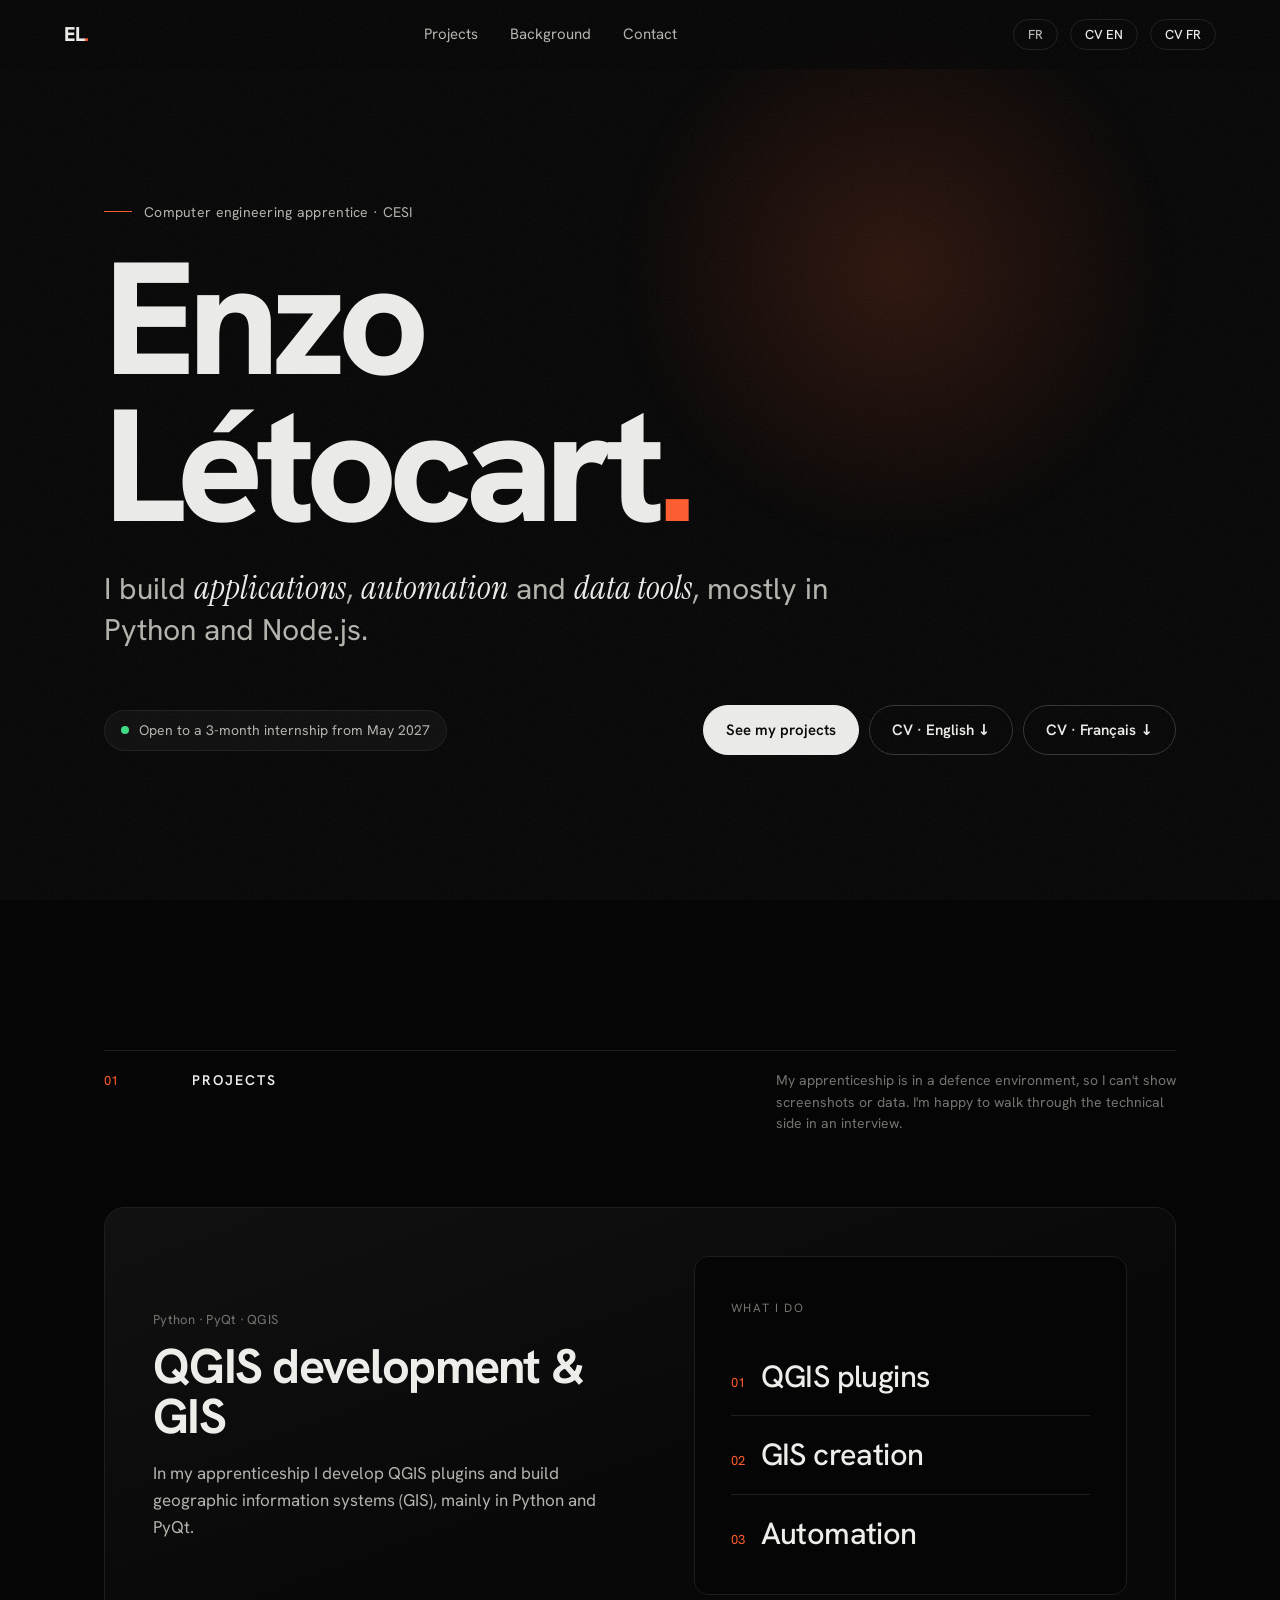
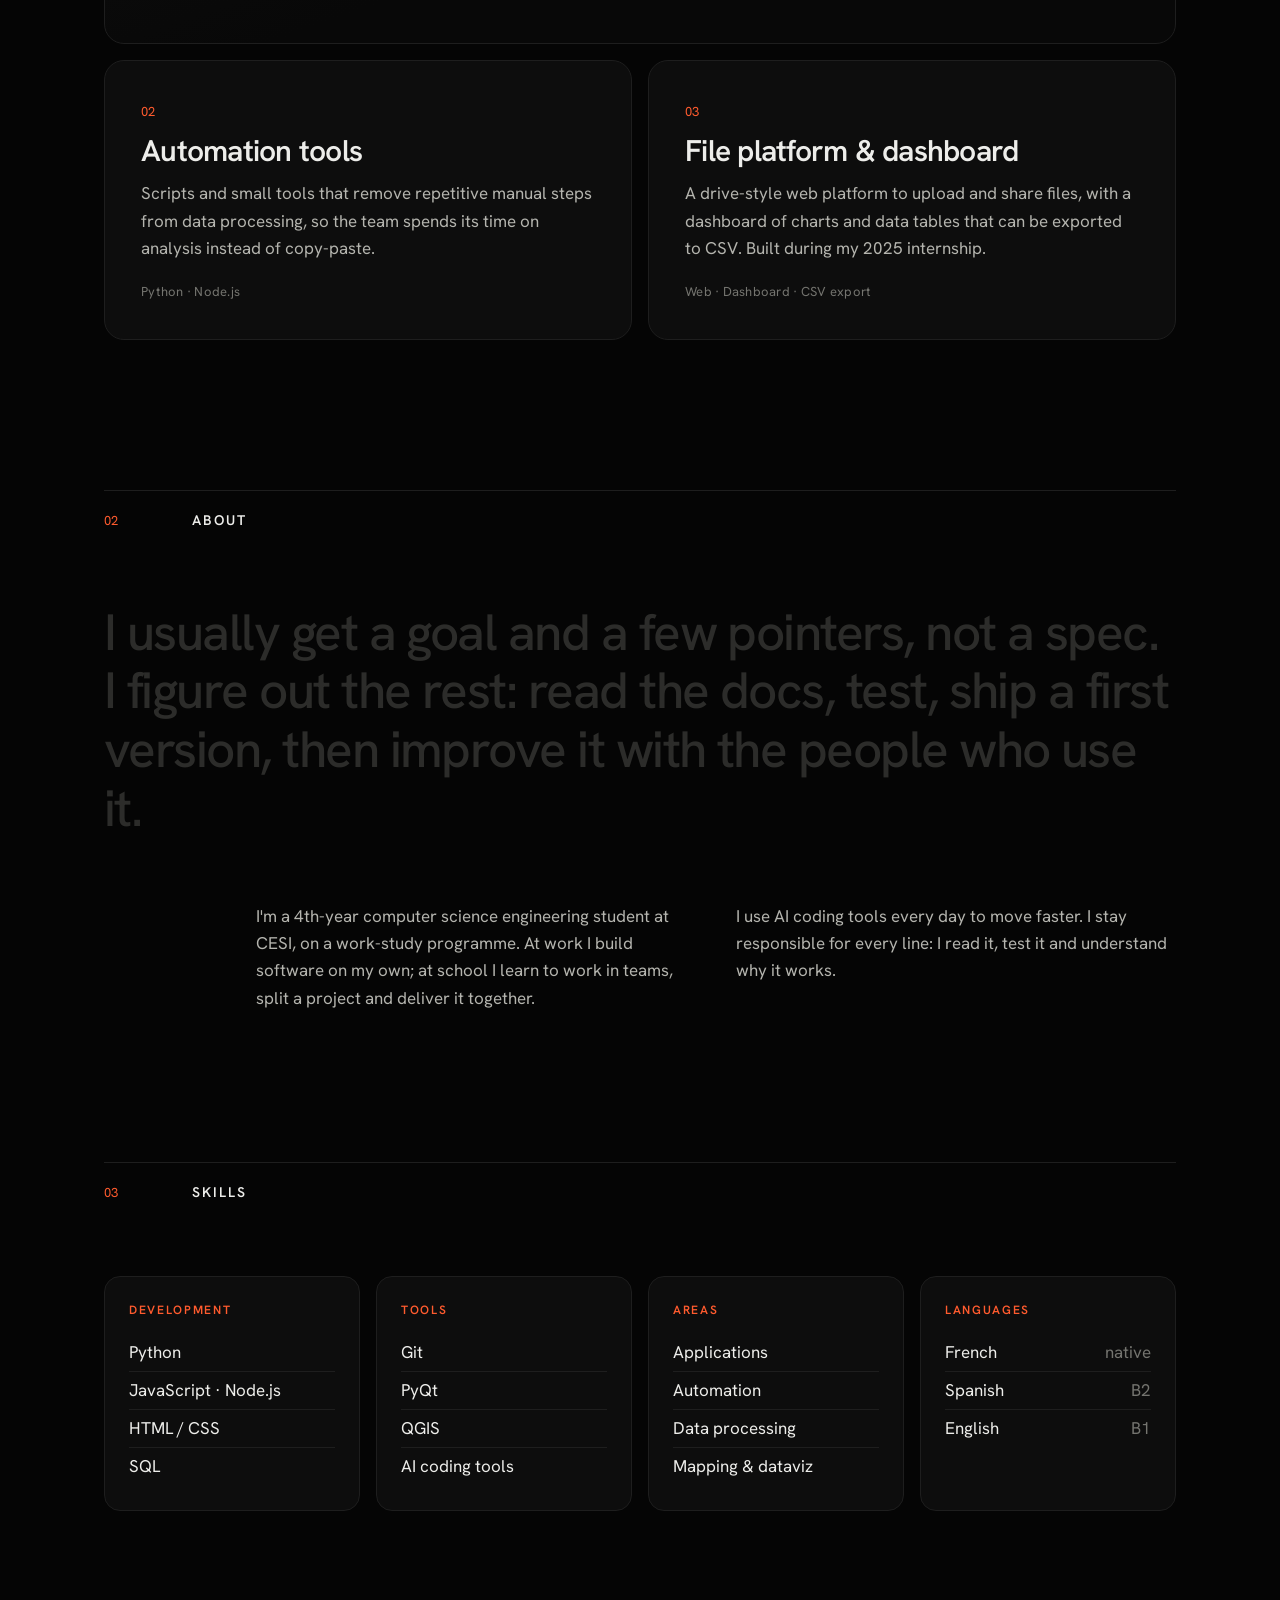
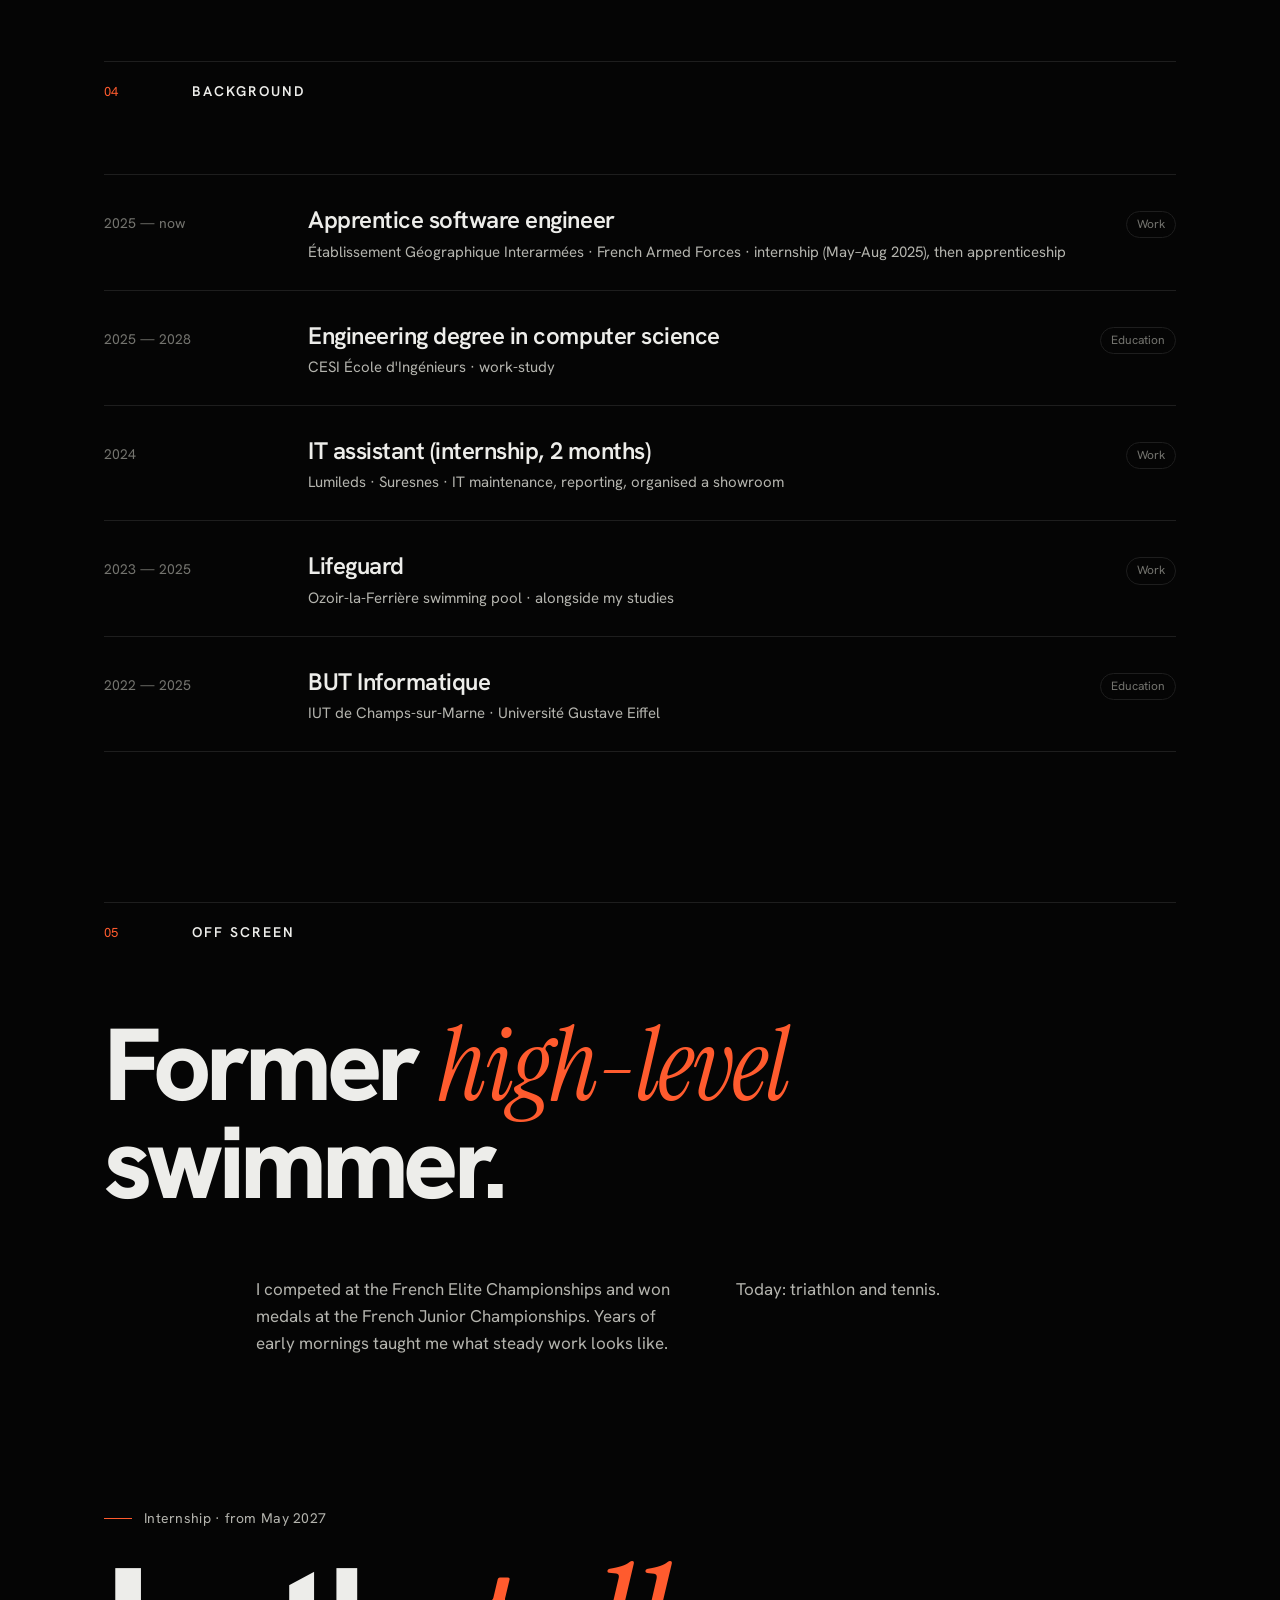
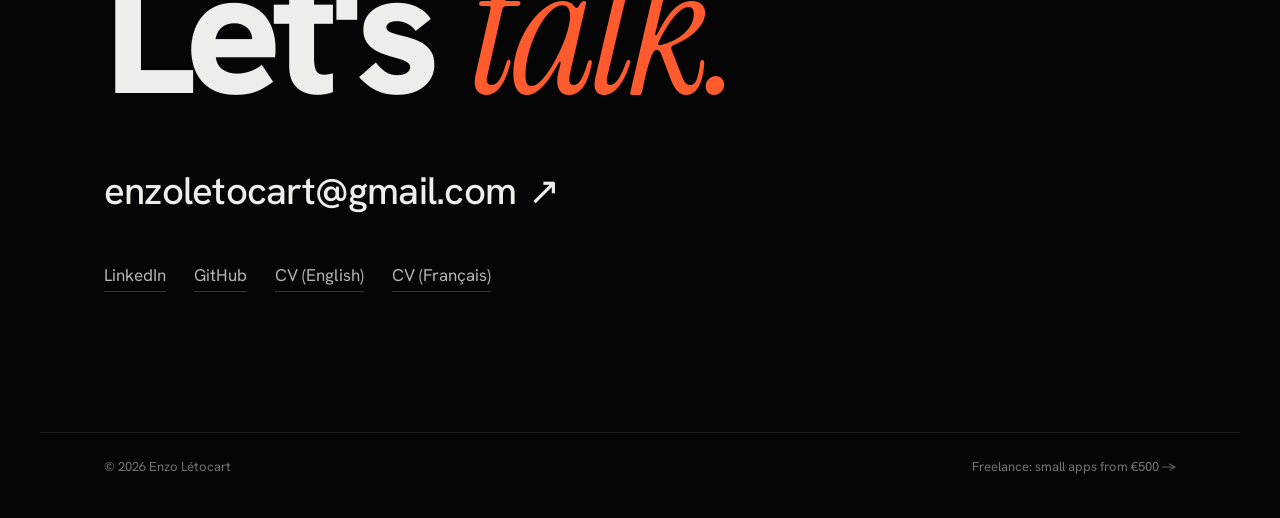
<file: index.html>
<!DOCTYPE html>
<html lang="en">
<head>
  <meta charset="utf-8">
  <meta name="viewport" content="width=device-width, initial-scale=1">
  <title>Enzo Létocart · Computer Engineering Apprentice</title>
  <meta name="description" content="Enzo Létocart, computer engineering apprentice at CESI. Applications, automation and data tools in Python and Node.js. Looking for a 3-month internship from May 2027.">
  <meta property="og:title" content="Enzo Létocart · Computer Engineering Apprentice">
  <meta property="og:description" content="Applications, automation and data tools. Looking for a 3-month internship from May 2027.">
  <link rel="icon" href="data:image/svg+xml,<svg xmlns='http://www.w3.org/2000/svg' viewBox='0 0 32 32'><rect width='32' height='32' rx='7' fill='%23050505'/><text x='16' y='21.5' font-family='Arial' font-weight='700' font-size='14' fill='%23ff5b2e' text-anchor='middle'>EL</text></svg>">
  <link rel="preconnect" href="https://fonts.googleapis.com">
  <link rel="preconnect" href="https://fonts.gstatic.com" crossorigin>
  <link href="https://fonts.googleapis.com/css2?family=Hanken+Grotesk:wght@400;500;600;700;800&family=Instrument+Serif:ital@0;1&display=swap" rel="stylesheet">
  <link rel="stylesheet" href="style.css">
  <script>document.documentElement.classList.add("js")</script>
</head>
<body>
  <div class="grain" aria-hidden="true"></div>

  <header class="nav">
    <a href="#top" class="logo">EL<span>.</span></a>
    <nav>
      <a href="#work" data-i18n="nav.work">Projects</a>
      <a href="#path" data-i18n="nav.path">Background</a>
      <a href="#contact" data-i18n="nav.contact">Contact</a>
    </nav>
    <div class="nav-right">
      <button class="lang" id="lang" type="button" aria-label="Switch language">FR</button>
      <a class="nav-cv" href="cv/Enzo-Letocart-CV-EN.pdf" target="_blank" rel="noopener">CV EN</a>
      <a class="nav-cv" href="cv/Enzo-Letocart-CV-FR.pdf" target="_blank" rel="noopener">CV FR</a>
    </div>
  </header>

  <main id="top">
    <!-- HERO -->
    <section class="hero" id="hero">
      <div class="glow" aria-hidden="true"></div>
      <p class="eyebrow load d1" data-i18n="hero.eyebrow">Computer engineering apprentice · CESI</p>
      <h1 class="name">
        <span class="line"><span class="load-up">Enzo</span></span>
        <span class="line"><span class="load-up d1">Létocart<i>.</i></span></span>
      </h1>
      <p class="sub load d2" data-i18n="hero.sub">I build <em>applications</em>, <em>automation</em> and <em>data tools</em>, mostly in Python and Node.js.</p>
      <div class="hero-bottom load d3">
        <p class="pill"><span class="dot"></span><span data-i18n="hero.avail">Open to a 3-month internship from May 2027</span></p>
        <div class="actions">
          <a class="btn" href="#work" data-i18n="hero.cta1">See my projects</a>
          <a class="btn ghost" href="cv/Enzo-Letocart-CV-EN.pdf" target="_blank" rel="noopener">CV · English ↓</a>
          <a class="btn ghost" href="cv/Enzo-Letocart-CV-FR.pdf" target="_blank" rel="noopener">CV · Français ↓</a>
        </div>
      </div>
    </section>

    <!-- PROJECTS -->
    <section class="section" id="work">
      <div class="head reveal">
        <span class="num">01</span>
        <h2 data-i18n="work.title">Projects</h2>
        <p class="note" data-i18n="work.note">My apprenticeship is in a defence environment, so I can't show screenshots or data. I'm happy to walk through the technical side in an interview.</p>
      </div>

      <article class="feature reveal">
        <div class="feature-text">
          <p class="meta">Python · PyQt · QGIS</p>
          <h3 data-i18n="p1.title">QGIS development & GIS</h3>
          <p data-i18n="p1.desc">In my apprenticeship I develop QGIS plugins and build geographic information systems (GIS), mainly in Python and PyQt.</p>
        </div>
        <div class="watch pillars">
          <span class="watch-label" data-i18n="p1.label">What I do</span>
          <ul>
            <li><span>01</span><b data-i18n="p1.l1">QGIS plugins</b></li>
            <li><span>02</span><b data-i18n="p1.l2">GIS creation</b></li>
            <li><span>03</span><b data-i18n="p1.l3">Automation</b></li>
          </ul>
        </div>
      </article>

      <div class="cards">
        <article class="card reveal">
          <span class="card-num">02</span>
          <h3 data-i18n="p3.title">Automation tools</h3>
          <p data-i18n="p3.desc">Scripts and small tools that remove repetitive manual steps from data processing, so the team spends its time on analysis instead of copy-paste.</p>
          <p class="meta">Python · Node.js</p>
        </article>
        <article class="card reveal">
          <span class="card-num">03</span>
          <h3 data-i18n="p4.title">File platform & dashboard</h3>
          <p data-i18n="p4.desc">A drive-style web platform to upload and share files, with a dashboard of charts and data tables that can be exported to CSV. Built during my 2025 internship.</p>
          <p class="meta">Web · <span data-i18n="tag.dash">Dashboard · CSV export</span></p>
        </article>
      </div>
    </section>

    <!-- ABOUT -->
    <section class="section" id="about">
      <div class="head reveal">
        <span class="num">02</span>
        <h2 data-i18n="about.title">About</h2>
      </div>
      <p class="statement" id="statement" data-i18n="about.statement">I usually get a goal and a few pointers, not a spec. I figure out the rest: read the docs, test, ship a first version, then improve it with the people who use it.</p>
      <div class="two reveal">
        <p data-i18n="about.p1">I'm a 4th-year computer science engineering student at CESI, on a work-study programme. At work I build software on my own; at school I learn to work in teams, split a project and deliver it together.</p>
        <p data-i18n="about.p2">I use AI coding tools every day to move faster. I stay responsible for every line: I read it, test it and understand why it works.</p>
      </div>
    </section>

    <!-- SKILLS -->
    <section class="section" id="skills">
      <div class="head reveal">
        <span class="num">03</span>
        <h2 data-i18n="skills.title">Skills</h2>
      </div>
      <div class="skills">
        <div class="skill reveal">
          <h4 data-i18n="sk.dev">Development</h4>
          <ul><li>Python</li><li>JavaScript · Node.js</li><li>HTML / CSS</li><li>SQL</li></ul>
        </div>
        <div class="skill reveal">
          <h4 data-i18n="sk.tools">Tools</h4>
          <ul><li>Git</li><li>PyQt</li><li>QGIS</li><li data-i18n="sk.ai">AI coding tools</li></ul>
        </div>
        <div class="skill reveal">
          <h4 data-i18n="sk.areas">Areas</h4>
          <ul><li data-i18n="sk.a1">Applications</li><li data-i18n="sk.a2">Automation</li><li data-i18n="sk.a3">Data processing</li><li data-i18n="sk.a4">Mapping & dataviz</li></ul>
        </div>
        <div class="skill reveal">
          <h4 data-i18n="sk.lang">Languages</h4>
          <ul class="langs">
            <li><span data-i18n="l.fr">French</span><b data-i18n="l.native">native</b></li>
            <li><span data-i18n="l.es">Spanish</span><b>B2</b></li>
            <li><span data-i18n="l.en">English</span><b>B1</b></li>
          </ul>
        </div>
      </div>
    </section>

    <!-- PATH -->
    <section class="section" id="path">
      <div class="head reveal">
        <span class="num">04</span>
        <h2 data-i18n="path.title">Background</h2>
      </div>
      <div class="rows">
        <div class="row reveal">
          <span class="when">2025 — <span data-i18n="now">now</span></span>
          <div><h3 data-i18n="r1.t">Apprentice software engineer</h3><p data-i18n="r1.o">Établissement Géographique Interarmées · French Armed Forces · internship (May–Aug 2025), then apprenticeship</p></div>
          <span class="kind" data-i18n="k.work">Work</span>
        </div>
        <div class="row reveal">
          <span class="when">2025 — 2028</span>
          <div><h3 data-i18n="r2.t">Engineering degree in computer science</h3><p data-i18n="r2.o">CESI École d'Ingénieurs · work-study</p></div>
          <span class="kind" data-i18n="k.edu">Education</span>
        </div>
        <div class="row reveal">
          <span class="when">2024</span>
          <div><h3 data-i18n="r4.t">IT assistant (internship, 2 months)</h3><p data-i18n="r4.o">Lumileds · Suresnes · IT maintenance, reporting, organised a showroom</p></div>
          <span class="kind" data-i18n="k.work">Work</span>
        </div>
        <div class="row reveal">
          <span class="when">2023 — 2025</span>
          <div><h3 data-i18n="r5.t">Lifeguard</h3><p data-i18n="r5.o">Ozoir-la-Ferrière swimming pool · alongside my studies</p></div>
          <span class="kind" data-i18n="k.work">Work</span>
        </div>
        <div class="row reveal">
          <span class="when">2022 — 2025</span>
          <div><h3>BUT Informatique</h3><p>IUT de Champs-sur-Marne · Université Gustave Eiffel</p></div>
          <span class="kind" data-i18n="k.edu">Education</span>
        </div>
      </div>
    </section>

    <!-- OFF SCREEN -->
    <section class="section" id="beyond">
      <div class="head reveal">
        <span class="num">05</span>
        <h2 data-i18n="beyond.title">Off screen</h2>
      </div>
      <p class="big reveal" data-i18n="beyond.big">Former <em>high-level</em> swimmer.</p>
      <div class="two reveal">
        <p data-i18n="beyond.p1">I competed at the French Elite Championships and won medals at the French Junior Championships. Years of early mornings taught me what steady work looks like.</p>
        <p data-i18n="beyond.p2">Today: triathlon and tennis.</p>
      </div>
    </section>

    <!-- CONTACT -->
    <section class="section contact" id="contact">
      <p class="eyebrow reveal" data-i18n="contact.eyebrow">Internship · from May 2027</p>
      <h2 class="contact-big reveal" data-i18n="contact.big">Let's <em>talk.</em></h2>
      <a class="mail reveal" href="mailto:enzoletocart@gmail.com">enzoletocart@gmail.com <span>↗</span></a>
      <div class="links reveal">
        <a href="https://www.linkedin.com/in/enzoletocart/" target="_blank" rel="noopener">LinkedIn</a>
        <a href="https://github.com/enzoleto" target="_blank" rel="noopener">GitHub</a>
        <a href="cv/Enzo-Letocart-CV-EN.pdf" target="_blank" rel="noopener">CV (English)</a>
        <a href="cv/Enzo-Letocart-CV-FR.pdf" target="_blank" rel="noopener">CV (Français)</a>
      </div>
    </section>
  </main>

  <footer class="foot">
    <span>© 2026 Enzo Létocart</span>
    <a href="freelance.html" data-i18n="foot.free">Freelance: small apps from €500 →</a>
  </footer>

  <script src="main.js"></script>
</body>
</html>
</file>
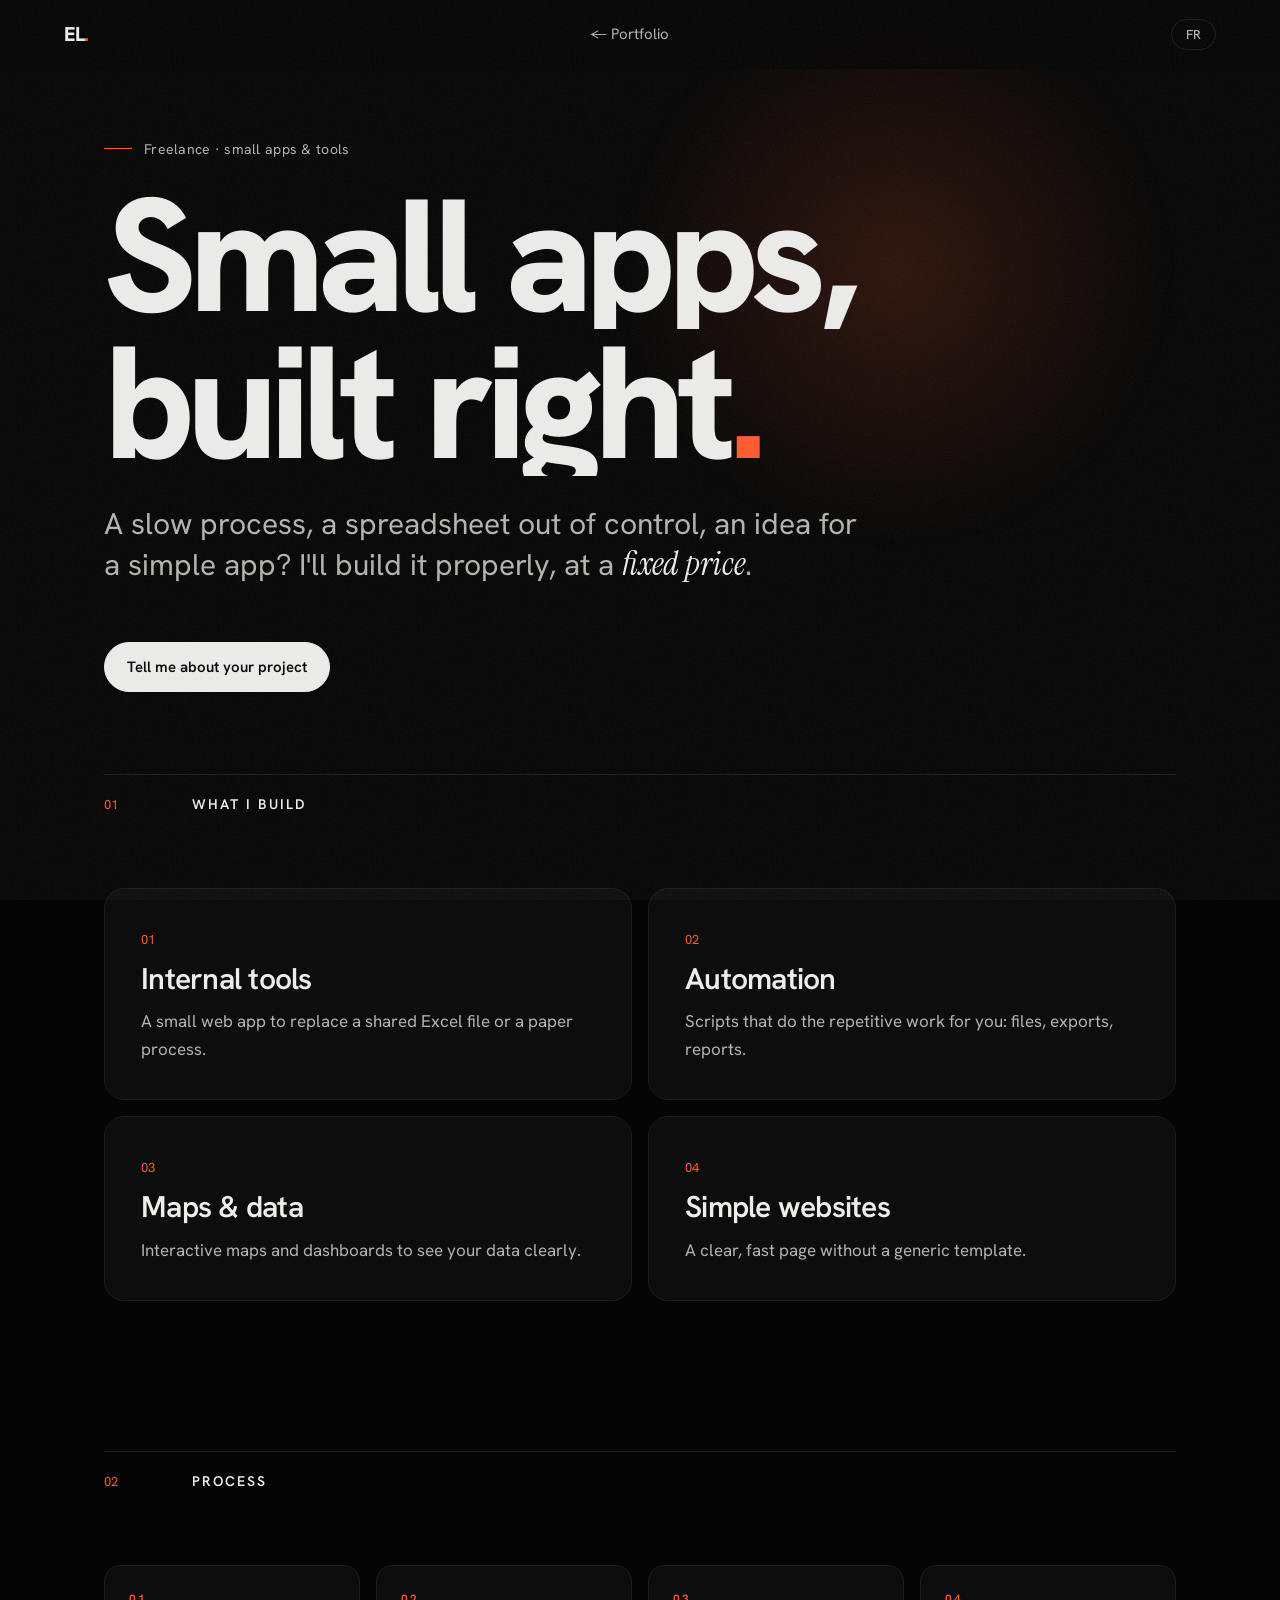
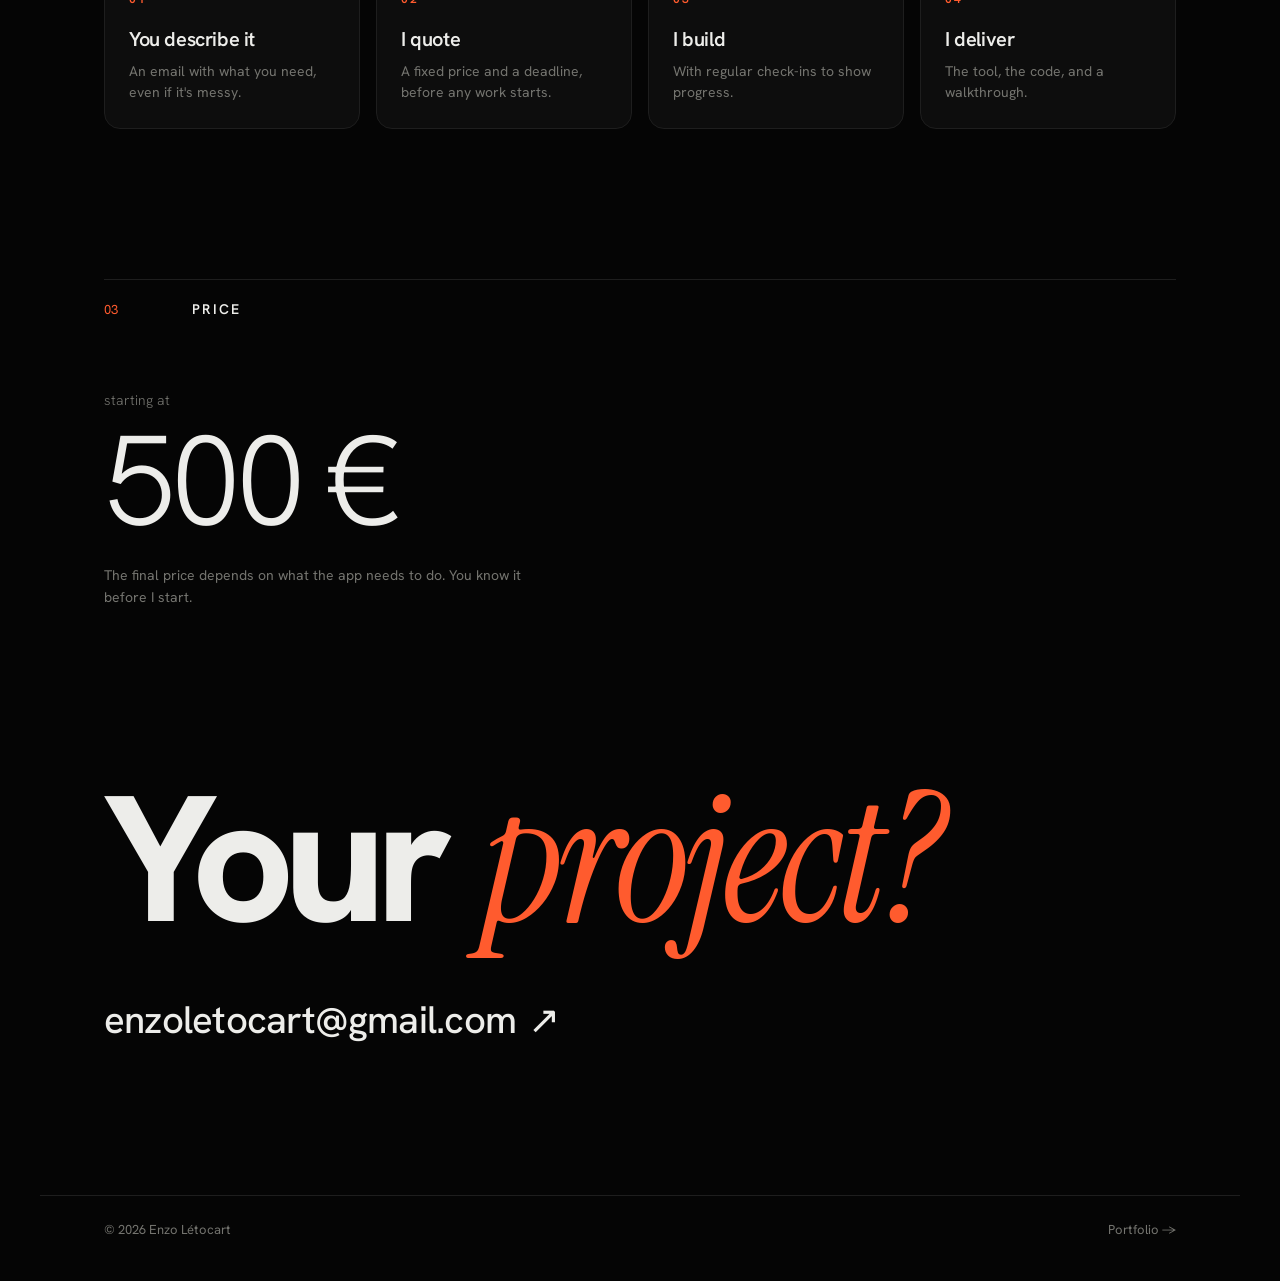
<file: freelance.html>
<!DOCTYPE html>
<html lang="en">
<head>
  <meta charset="utf-8">
  <meta name="viewport" content="width=device-width, initial-scale=1">
  <title>Freelance · Small apps from €500 · Enzo Létocart</title>
  <meta name="description" content="Small web apps, automation scripts and interactive maps, at a fixed price. From €500.">
  <link rel="icon" href="data:image/svg+xml,<svg xmlns='http://www.w3.org/2000/svg' viewBox='0 0 32 32'><rect width='32' height='32' rx='7' fill='%23050505'/><text x='16' y='21.5' font-family='Arial' font-weight='700' font-size='14' fill='%23ff5b2e' text-anchor='middle'>EL</text></svg>">
  <link rel="preconnect" href="https://fonts.googleapis.com">
  <link rel="preconnect" href="https://fonts.gstatic.com" crossorigin>
  <link href="https://fonts.googleapis.com/css2?family=Hanken+Grotesk:wght@400;500;600;700;800&family=Instrument+Serif:ital@0;1&display=swap" rel="stylesheet">
  <link rel="stylesheet" href="style.css">
  <script>document.documentElement.classList.add("js")</script>
</head>
<body>
  <div class="grain" aria-hidden="true"></div>

  <header class="nav">
    <a href="index.html" class="logo">EL<span>.</span></a>
    <nav><a href="index.html" data-i18n="fl.back">← Portfolio</a></nav>
    <div class="nav-right">
      <button class="lang" id="lang" type="button" aria-label="Switch language">FR</button>
    </div>
  </header>

  <main>
    <section class="hero" style="min-height:86vh">
      <div class="glow" aria-hidden="true"></div>
      <p class="eyebrow load d1" data-i18n="fl.eyebrow">Freelance · small apps & tools</p>
      <h1 class="name">
        <span class="line"><span class="load-up" data-i18n="fl.h1a">Small apps,</span></span>
        <span class="line"><span class="load-up d1" data-i18n="fl.h1b">built right<i>.</i></span></span>
      </h1>
      <p class="sub load d2" data-i18n="fl.sub">A slow process, a spreadsheet out of control, an idea for a simple app? I'll build it properly, at a <em>fixed price</em>.</p>
      <div class="hero-bottom load d3">
        <div class="actions"><a class="btn" href="#contact" data-i18n="fl.cta">Tell me about your project</a></div>
      </div>
    </section>

    <section class="section" style="padding-top:0">
      <div class="head reveal"><span class="num">01</span><h2 data-i18n="fl.what">What I build</h2></div>
      <div class="cards">
        <article class="card reveal"><span class="card-num">01</span><h3 data-i18n="fl.c1t">Internal tools</h3><p data-i18n="fl.c1d">A small web app to replace a shared Excel file or a paper process.</p></article>
        <article class="card reveal"><span class="card-num">02</span><h3 data-i18n="fl.c2t">Automation</h3><p data-i18n="fl.c2d">Scripts that do the repetitive work for you: files, exports, reports.</p></article>
        <article class="card reveal"><span class="card-num">03</span><h3 data-i18n="fl.c3t">Maps & data</h3><p data-i18n="fl.c3d">Interactive maps and dashboards to see your data clearly.</p></article>
        <article class="card reveal"><span class="card-num">04</span><h3 data-i18n="fl.c4t">Simple websites</h3><p data-i18n="fl.c4d">A clear, fast page without a generic template.</p></article>
      </div>
    </section>

    <section class="section">
      <div class="head reveal"><span class="num">02</span><h2 data-i18n="fl.how">Process</h2></div>
      <div class="steps">
        <div class="skill reveal"><h4>01</h4><h3 data-i18n="fl.s1t">You describe it</h3><p class="note" data-i18n="fl.s1d">An email with what you need, even if it's messy.</p></div>
        <div class="skill reveal"><h4>02</h4><h3 data-i18n="fl.s2t">I quote</h3><p class="note" data-i18n="fl.s2d">A fixed price and a deadline, before any work starts.</p></div>
        <div class="skill reveal"><h4>03</h4><h3 data-i18n="fl.s3t">I build</h3><p class="note" data-i18n="fl.s3d">With regular check-ins to show progress.</p></div>
        <div class="skill reveal"><h4>04</h4><h3 data-i18n="fl.s4t">I deliver</h3><p class="note" data-i18n="fl.s4d">The tool, the code, and a walkthrough.</p></div>
      </div>
    </section>

    <section class="section">
      <div class="head reveal"><span class="num">03</span><h2 data-i18n="fl.price">Price</h2></div>
      <p class="price reveal"><small data-i18n="fl.from">starting at</small>500 €</p>
      <p class="note reveal" style="margin-top:20px;max-width:460px" data-i18n="fl.pnote">The final price depends on what the app needs to do. You know it before I start.</p>
    </section>

    <section class="section contact" id="contact">
      <h2 class="contact-big reveal" data-i18n="fl.big">Your <em>project?</em></h2>
      <a class="mail reveal" href="mailto:enzoletocart@gmail.com?subject=Freelance">enzoletocart@gmail.com <span>↗</span></a>
    </section>
  </main>

  <footer class="foot">
    <span>© 2026 Enzo Létocart</span>
    <a href="index.html">Portfolio →</a>
  </footer>

  <script src="main.js"></script>
</body>
</html>
</file>
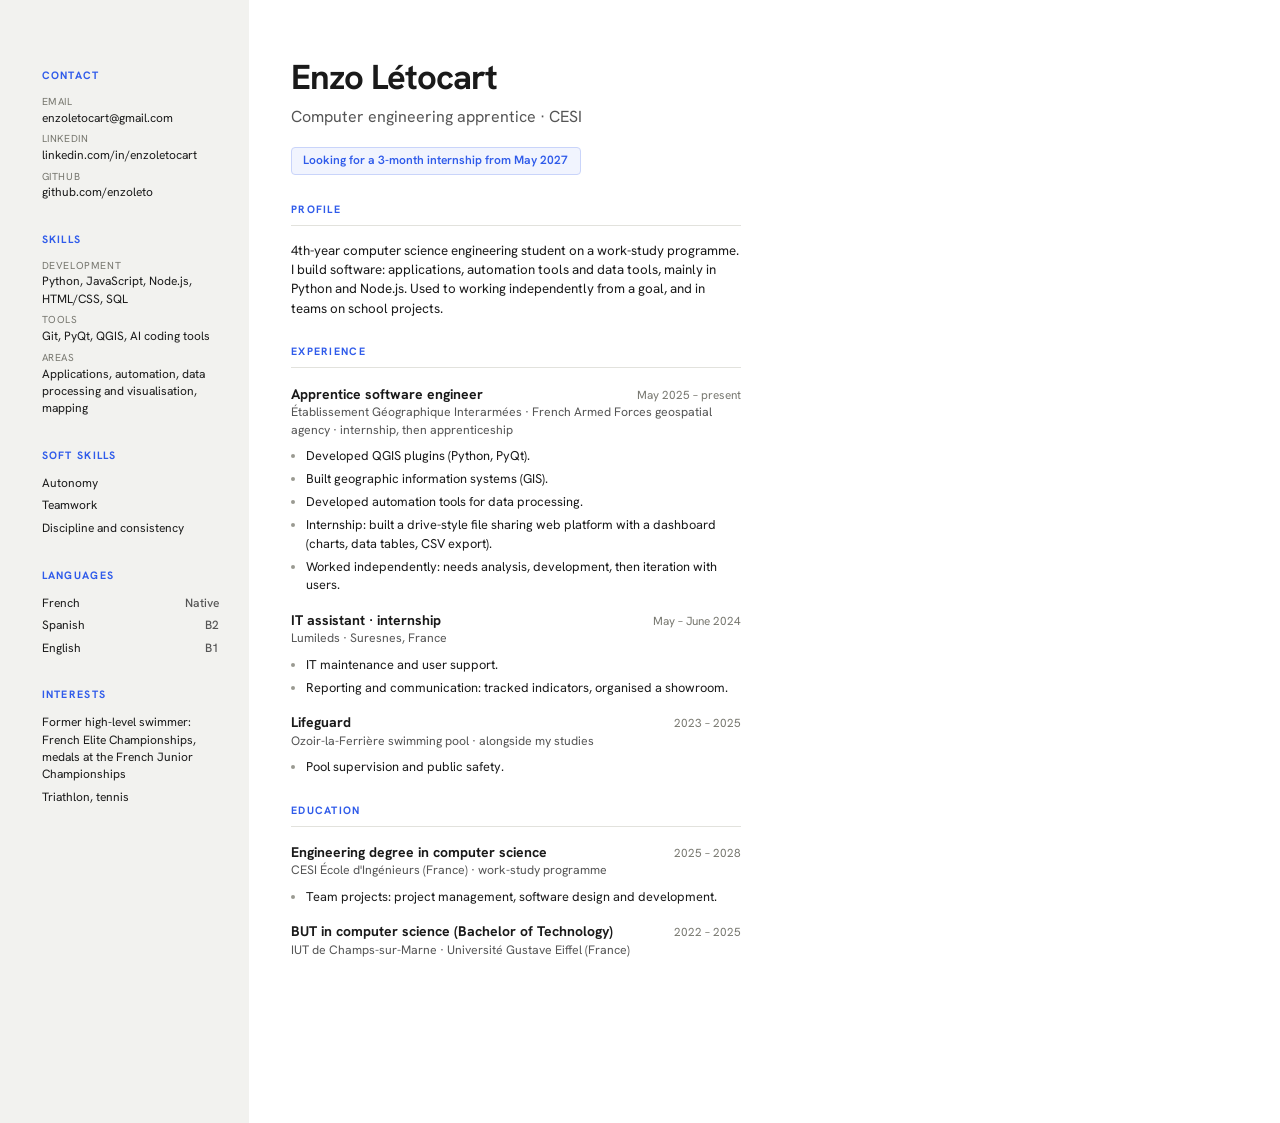
<file: cv/cv-en.html>
<!DOCTYPE html>
<html lang="en">
<head>
  <meta charset="utf-8">
  <title>Enzo Létocart CV</title>
  <link href="https://fonts.googleapis.com/css2?family=Hanken+Grotesk:wght@400;500;600;700&display=swap" rel="stylesheet">
  <link rel="stylesheet" href="cv.css">
</head>
<body>
  <div class="cv">
    <aside class="side">
      <section>
        <h2>Contact</h2>
        <ul>
          <li><span class="k">Email</span>enzoletocart@gmail.com</li>
          <li><span class="k">LinkedIn</span>linkedin.com/in/enzoletocart</li>
          <li><span class="k">GitHub</span>github.com/enzoleto</li>
        </ul>
      </section>
      <section>
        <h2>Skills</h2>
        <ul>
          <li><span class="k">Development</span>Python, JavaScript, Node.js, HTML/CSS, SQL</li>
          <li><span class="k">Tools</span>Git, PyQt, QGIS, AI coding tools</li>
          <li><span class="k">Areas</span>Applications, automation, data processing and visualisation, mapping</li>
        </ul>
      </section>
      <section>
        <h2>Soft skills</h2>
        <ul>
          <li>Autonomy</li>
          <li>Teamwork</li>
          <li>Discipline and consistency</li>
        </ul>
      </section>
      <section>
        <h2>Languages</h2>
        <ul>
          <li class="lang-row"><span>French</span><b>Native</b></li>
          <li class="lang-row"><span>Spanish</span><b>B2</b></li>
          <li class="lang-row"><span>English</span><b>B1</b></li>
        </ul>
      </section>
      <section>
        <h2>Interests</h2>
        <ul>
          <li>Former high-level swimmer: French Elite Championships, medals at the French Junior Championships</li>
          <li>Triathlon, tennis</li>
        </ul>
      </section>
    </aside>

    <main class="main">
      <h1>Enzo Létocart</h1>
      <p class="role">Computer engineering apprentice · CESI</p>
      <p class="goal">Looking for a 3-month internship from May 2027</p>

      <section>
        <h2>Profile</h2>
        <p class="profile">4th-year computer science engineering student on a work-study programme. I build software: applications, automation tools and data tools, mainly in Python and Node.js. Used to working independently from a goal, and in teams on school projects.</p>
      </section>

      <section>
        <h2>Experience</h2>
        <div class="item">
          <div class="item-head"><h3>Apprentice software engineer</h3><span class="date">May 2025 – present</span></div>
          <p class="org">Établissement Géographique Interarmées · French Armed Forces geospatial agency · internship, then apprenticeship</p>
          <ul>
            <li>Developed QGIS plugins (Python, PyQt).</li>
            <li>Built geographic information systems (GIS).</li>
            <li>Developed automation tools for data processing.</li>
            <li>Internship: built a drive-style file sharing web platform with a dashboard (charts, data tables, CSV export).</li>
            <li>Worked independently: needs analysis, development, then iteration with users.</li>
          </ul>
        </div>
        <div class="item">
          <div class="item-head"><h3>IT assistant · internship</h3><span class="date">May – June 2024</span></div>
          <p class="org">Lumileds · Suresnes, France</p>
          <ul>
            <li>IT maintenance and user support.</li>
            <li>Reporting and communication: tracked indicators, organised a showroom.</li>
          </ul>
        </div>
        <div class="item">
          <div class="item-head"><h3>Lifeguard</h3><span class="date">2023 – 2025</span></div>
          <p class="org">Ozoir-la-Ferrière swimming pool · alongside my studies</p>
          <ul>
            <li>Pool supervision and public safety.</li>
          </ul>
        </div>
      </section>

      <section>
        <h2>Education</h2>
        <div class="item">
          <div class="item-head"><h3>Engineering degree in computer science</h3><span class="date">2025 – 2028</span></div>
          <p class="org">CESI École d'Ingénieurs (France) · work-study programme</p>
          <ul>
            <li>Team projects: project management, software design and development.</li>
          </ul>
        </div>
        <div class="item">
          <div class="item-head"><h3>BUT in computer science (Bachelor of Technology)</h3><span class="date">2022 – 2025</span></div>
          <p class="org">IUT de Champs-sur-Marne · Université Gustave Eiffel (France)</p>
        </div>
      </section>
    </main>
  </div>
</body>
</html>
</file>
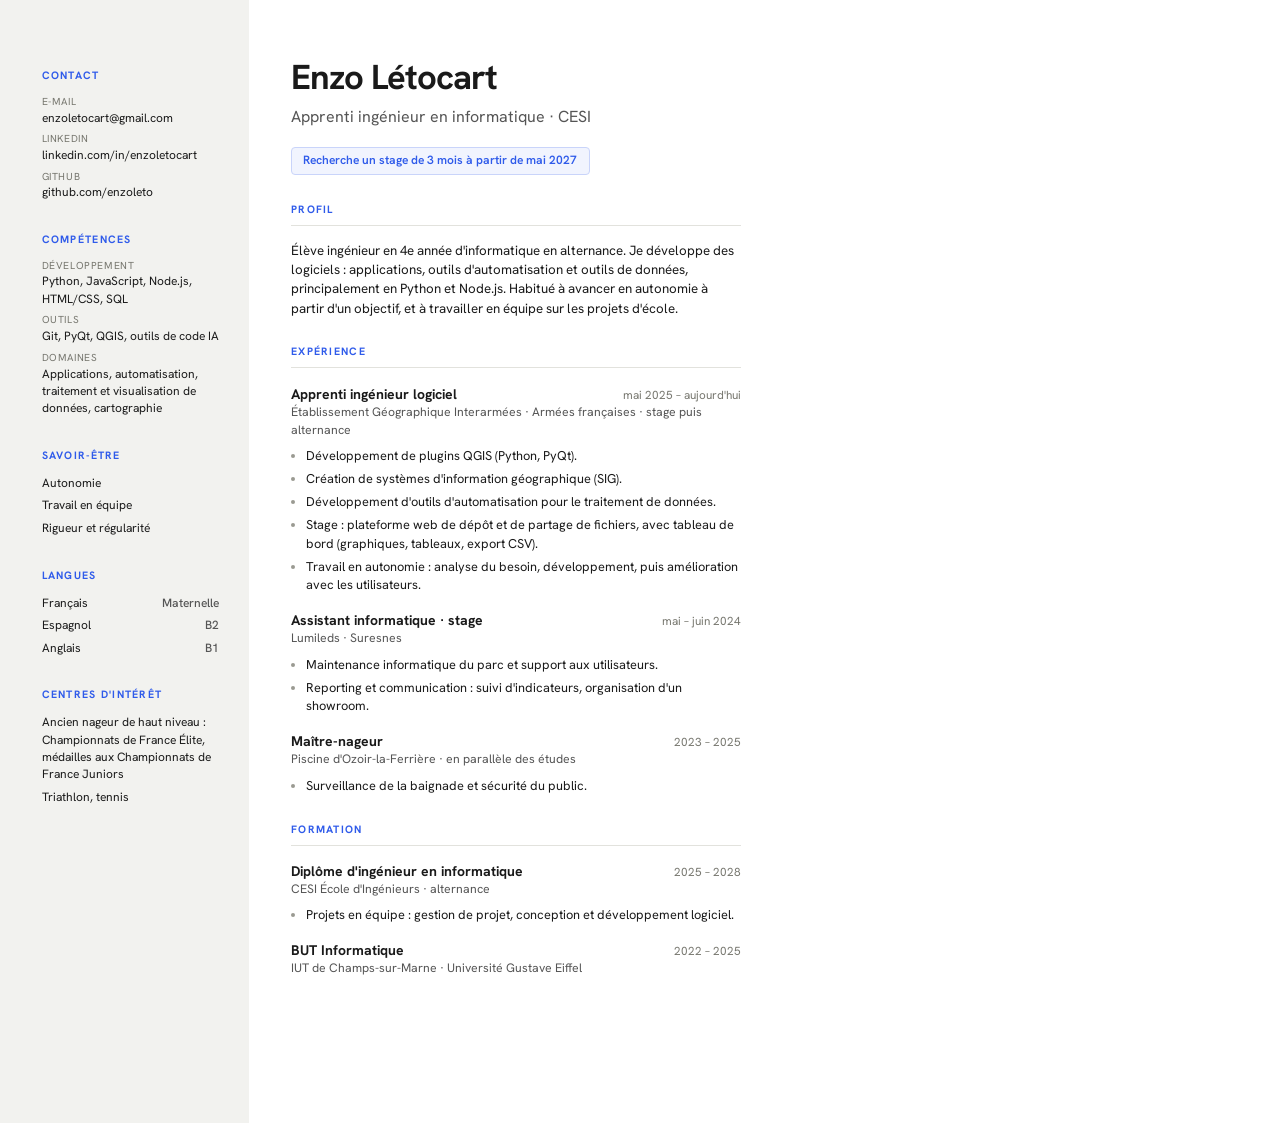
<file: cv/cv-fr.html>
<!DOCTYPE html>
<html lang="fr">
<head>
  <meta charset="utf-8">
  <title>CV Enzo Létocart</title>
  <link href="https://fonts.googleapis.com/css2?family=Hanken+Grotesk:wght@400;500;600;700&display=swap" rel="stylesheet">
  <link rel="stylesheet" href="cv.css">
</head>
<body>
  <div class="cv">
    <aside class="side">
      <section>
        <h2>Contact</h2>
        <ul>
          <li><span class="k">E-mail</span>enzoletocart@gmail.com</li>
          <li><span class="k">LinkedIn</span>linkedin.com/in/enzoletocart</li>
          <li><span class="k">GitHub</span>github.com/enzoleto</li>
        </ul>
      </section>
      <section>
        <h2>Compétences</h2>
        <ul>
          <li><span class="k">Développement</span>Python, JavaScript, Node.js, HTML/CSS, SQL</li>
          <li><span class="k">Outils</span>Git, PyQt, QGIS, outils de code IA</li>
          <li><span class="k">Domaines</span>Applications, automatisation, traitement et visualisation de données, cartographie</li>
        </ul>
      </section>
      <section>
        <h2>Savoir-être</h2>
        <ul>
          <li>Autonomie</li>
          <li>Travail en équipe</li>
          <li>Rigueur et régularité</li>
        </ul>
      </section>
      <section>
        <h2>Langues</h2>
        <ul>
          <li class="lang-row"><span>Français</span><b>Maternelle</b></li>
          <li class="lang-row"><span>Espagnol</span><b>B2</b></li>
          <li class="lang-row"><span>Anglais</span><b>B1</b></li>
        </ul>
      </section>
      <section>
        <h2>Centres d'intérêt</h2>
        <ul>
          <li>Ancien nageur de haut niveau : Championnats de France Élite, médailles aux Championnats de France Juniors</li>
          <li>Triathlon, tennis</li>
        </ul>
      </section>
    </aside>

    <main class="main">
      <h1>Enzo Létocart</h1>
      <p class="role">Apprenti ingénieur en informatique · CESI</p>
      <p class="goal">Recherche un stage de 3 mois à partir de mai 2027</p>

      <section>
        <h2>Profil</h2>
        <p class="profile">Élève ingénieur en 4e année d'informatique en alternance. Je développe des logiciels : applications, outils d'automatisation et outils de données, principalement en Python et Node.js. Habitué à avancer en autonomie à partir d'un objectif, et à travailler en équipe sur les projets d'école.</p>
      </section>

      <section>
        <h2>Expérience</h2>
        <div class="item">
          <div class="item-head"><h3>Apprenti ingénieur logiciel</h3><span class="date">mai 2025 – aujourd'hui</span></div>
          <p class="org">Établissement Géographique Interarmées · Armées françaises · stage puis alternance</p>
          <ul>
            <li>Développement de plugins QGIS (Python, PyQt).</li>
            <li>Création de systèmes d'information géographique (SIG).</li>
            <li>Développement d'outils d'automatisation pour le traitement de données.</li>
            <li>Stage : plateforme web de dépôt et de partage de fichiers, avec tableau de bord (graphiques, tableaux, export CSV).</li>
            <li>Travail en autonomie : analyse du besoin, développement, puis amélioration avec les utilisateurs.</li>
          </ul>
        </div>
        <div class="item">
          <div class="item-head"><h3>Assistant informatique · stage</h3><span class="date">mai – juin 2024</span></div>
          <p class="org">Lumileds · Suresnes</p>
          <ul>
            <li>Maintenance informatique du parc et support aux utilisateurs.</li>
            <li>Reporting et communication : suivi d&#39;indicateurs, organisation d&#39;un showroom.</li>
          </ul>
        </div>
        <div class="item">
          <div class="item-head"><h3>Maître-nageur</h3><span class="date">2023 – 2025</span></div>
          <p class="org">Piscine d'Ozoir-la-Ferrière · en parallèle des études</p>
          <ul>
            <li>Surveillance de la baignade et sécurité du public.</li>
          </ul>
        </div>
      </section>

      <section>
        <h2>Formation</h2>
        <div class="item">
          <div class="item-head"><h3>Diplôme d'ingénieur en informatique</h3><span class="date">2025 – 2028</span></div>
          <p class="org">CESI École d'Ingénieurs · alternance</p>
          <ul>
            <li>Projets en équipe : gestion de projet, conception et développement logiciel.</li>
          </ul>
        </div>
        <div class="item">
          <div class="item-head"><h3>BUT Informatique</h3><span class="date">2022 – 2025</span></div>
          <p class="org">IUT de Champs-sur-Marne · Université Gustave Eiffel</p>
        </div>
      </section>
    </main>
  </div>
</body>
</html>
</file>
<file: style.css>
:root {
  --bg: #050505;
  --bg-2: #0d0d0d;
  --text: #ededea;
  --soft: #b4b4ae;
  --muted: #74746f;
  --line: #1e1e1e;
  --accent: #ff5b2e;
  --sans: "Hanken Grotesk", system-ui, "Segoe UI", sans-serif;
  --serif: "Instrument Serif", Georgia, serif;
  --pad: clamp(20px, 5vw, 64px);
  --max: 1200px;
  --ease: cubic-bezier(.16, 1, .3, 1);
}

* { box-sizing: border-box; margin: 0; padding: 0; }
html { scroll-behavior: smooth; }
body {
  background: var(--bg); color: var(--text);
  font-family: var(--sans); font-size: 17px; line-height: 1.6;
  -webkit-font-smoothing: antialiased;
}
a { color: inherit; text-decoration: none; }
em { font-family: var(--serif); font-style: italic; font-weight: 400; }
::selection { background: var(--accent); color: var(--bg); }

/* film grain */
.grain {
  position: fixed; inset: 0; z-index: 90; pointer-events: none; opacity: .07;
  background-image: url("data:image/svg+xml,%3Csvg xmlns='http://www.w3.org/2000/svg' width='200' height='200'%3E%3Cfilter id='n'%3E%3CfeTurbulence type='fractalNoise' baseFrequency='.85' numOctaves='3' stitchTiles='stitch'/%3E%3C/filter%3E%3Crect width='100%25' height='100%25' filter='url(%23n)'/%3E%3C/svg%3E");
}

/* NAV */
.nav {
  position: fixed; top: 0; left: 0; right: 0; z-index: 50;
  display: flex; justify-content: space-between; align-items: center;
  padding: 18px var(--pad);
  background: rgba(5, 5, 5, .72); backdrop-filter: blur(12px); -webkit-backdrop-filter: blur(12px);
  border-bottom: 1px solid transparent; transition: border-color .3s;
}
.nav.scrolled { border-color: var(--line); }
.logo { font-weight: 800; font-size: 20px; letter-spacing: -0.04em; }
.logo span { color: var(--accent); }
.nav nav { display: flex; gap: 32px; font-size: 15px; color: var(--soft); }
.nav nav a { position: relative; transition: color .2s; }
.nav nav a::after {
  content: ""; position: absolute; left: 0; right: 0; bottom: -4px; height: 1px; background: var(--accent);
  transform: scaleX(0); transform-origin: right; transition: transform .45s var(--ease);
}
.nav nav a:hover { color: var(--text); }
.nav nav a:hover::after { transform: scaleX(1); transform-origin: left; }
.nav-right { display: flex; align-items: center; gap: 12px; }
.lang, .nav-cv {
  font: 500 13px var(--sans); color: var(--soft); background: none; cursor: pointer;
  border: 1px solid var(--line); border-radius: 999px; padding: 6px 14px; transition: .2s;
}
.lang:hover, .nav-cv:hover { color: var(--text); border-color: var(--soft); }
.nav-cv { color: var(--text); }

/* HERO */
.hero {
  position: relative; min-height: 100vh; overflow: hidden;
  display: flex; flex-direction: column; justify-content: center;
  padding: 120px var(--pad) 64px; max-width: var(--max); margin: 0 auto;
}
.glow {
  position: fixed; left: 0; top: 0; width: 640px; height: 640px; border-radius: 50%; pointer-events: none; z-index: -1;
  background: radial-gradient(circle, rgba(255, 91, 46, .16), transparent 62%);
  transform: translate(calc(var(--mx, 70vw) - 50%), calc(var(--my, 30vh) - 50%));
  transition: transform .9s var(--ease);
}
.eyebrow { display: flex; align-items: center; gap: 12px; font-size: 14px; color: var(--soft); letter-spacing: .02em; }
.eyebrow::before { content: ""; width: 28px; height: 1px; background: var(--accent); }
.name {
  margin-top: 22px;
  font-size: clamp(56px, 12.5vw, 184px); font-weight: 800; line-height: .92; letter-spacing: -0.05em;
}
.name .line { display: block; overflow: hidden; padding-top: .08em; margin-top: -.08em; }
.name i { font-style: normal; color: var(--accent); }
.sub { margin-top: 28px; font-size: clamp(20px, 2.4vw, 30px); line-height: 1.3; color: var(--soft); max-width: 760px; }
.sub em { color: var(--text); font-size: 1.1em; }
.hero-bottom { display: flex; justify-content: space-between; align-items: center; gap: 24px; flex-wrap: wrap; margin-top: 56px; }
.pill {
  display: inline-flex; align-items: center; gap: 10px; font-size: 14px; color: var(--soft);
  border: 1px solid var(--line); border-radius: 999px; padding: 8px 16px; background: var(--bg-2);
}
.dot { width: 8px; height: 8px; border-radius: 50%; background: #3ddc84; box-shadow: 0 0 0 0 rgba(61,220,132,.5); animation: ping 2.2s infinite; }
@keyframes ping { 70% { box-shadow: 0 0 0 9px rgba(61,220,132,0); } 100% { box-shadow: 0 0 0 0 rgba(61,220,132,0); } }
.actions { display: flex; gap: 10px; flex-wrap: wrap; }
.btn {
  font-size: 15px; font-weight: 600; padding: 12px 22px; border-radius: 999px;
  background: var(--text); color: var(--bg); border: 1px solid var(--text);
  transition: background .25s, border-color .25s, color .25s, transform .25s var(--ease);
}
.btn:hover { background: var(--accent); border-color: var(--accent); color: var(--bg); transform: translateY(-2px); }
.btn.ghost { background: transparent; color: var(--text); border-color: #333; }
.btn.ghost:hover { border-color: var(--text); color: var(--text); }

/* load animations (pure CSS, never block the page) */
.load-up { display: inline-block; animation: up 1.1s var(--ease) both; }
.load { animation: fade 1s var(--ease) both; }
.d1 { animation-delay: .1s; } .d2 { animation-delay: .35s; } .d3 { animation-delay: .5s; }
@keyframes up { from { transform: translateY(105%); } to { transform: none; } }
@keyframes fade { from { opacity: 0; transform: translateY(14px); } to { opacity: 1; transform: none; } }

/* SECTIONS */
.section { max-width: var(--max); margin: 0 auto; padding: clamp(88px, 12vw, 150px) var(--pad) 0; }
.head {
  display: grid; grid-template-columns: 64px 1fr minmax(0, 400px); gap: 24px; align-items: baseline;
  border-top: 1px solid var(--line); padding-top: 18px; margin-bottom: clamp(40px, 6vw, 72px);
}
.num { font-size: 13px; color: var(--accent); font-variant-numeric: tabular-nums; }
.head h2 { font-size: 14px; font-weight: 600; text-transform: uppercase; letter-spacing: .14em; }
.note { font-size: 14px; color: var(--muted); line-height: 1.55; }
.meta { font-size: 13px; color: var(--muted); letter-spacing: .02em; }

/* featured project */
.feature {
  display: grid; grid-template-columns: 1.1fr 1fr; gap: clamp(28px, 5vw, 72px); align-items: center;
  padding: clamp(24px, 4vw, 48px); border: 1px solid var(--line); border-radius: 20px;
  background: linear-gradient(160deg, #111 0%, #080808 60%);
}
.feature h3 { font-size: clamp(30px, 3.8vw, 52px); font-weight: 700; line-height: 1.02; letter-spacing: -0.035em; margin: 12px 0 18px; }
.feature-text > p:last-child { color: var(--soft); }
.watch { background: var(--bg); border: 1px solid var(--line); border-radius: 14px; padding: clamp(22px, 3vw, 36px); }
.watch-label { font-size: 12px; text-transform: uppercase; letter-spacing: .14em; color: var(--muted); }
.watch-num {
  display: block; margin: 14px 0 24px;
  font-size: clamp(52px, 6.5vw, 92px); font-weight: 300; letter-spacing: -0.04em; line-height: 1;
  font-variant-numeric: tabular-nums; transition: color .4s;
}
.watch-num.done { color: var(--accent); }
.watch-bar { height: 3px; background: #1a1a1a; border-radius: 3px; overflow: hidden; }
.watch-bar span { display: block; height: 100%; background: linear-gradient(90deg, var(--accent), #ffb08f); transform-origin: left; }
.watch-scale { display: flex; justify-content: space-between; margin-top: 12px; font-size: 13px; color: var(--muted); }

/* cards */
.cards { display: grid; grid-template-columns: 1fr 1fr; gap: 16px; margin-top: 16px; }
.cards-3 { grid-template-columns: repeat(3, 1fr); }
.card {
  position: relative; padding: clamp(24px, 3vw, 36px); border: 1px solid var(--line); border-radius: 20px; background: var(--bg-2);
  overflow: hidden; transition: border-color .3s, transform .4s var(--ease);
}
.card::before {
  content: ""; position: absolute; inset: 0; pointer-events: none; opacity: 0; transition: opacity .4s;
  background: radial-gradient(400px circle at var(--cx, 50%) var(--cy, 0%), rgba(255, 91, 46, .12), transparent 60%);
}
.card:hover { border-color: #333; transform: translateY(-3px); }
.card:hover::before { opacity: 1; }
.card-num { font-size: 13px; color: var(--accent); }
.card h3 { font-size: clamp(22px, 2.4vw, 30px); font-weight: 600; letter-spacing: -0.025em; line-height: 1.15; margin: 10px 0 12px; }
.card p { color: var(--soft); }
.card .meta { margin-top: 20px; color: var(--muted); }

/* about */
.statement { font-size: clamp(28px, 4vw, 54px); line-height: 1.15; letter-spacing: -0.03em; font-weight: 500; max-width: 1080px; }
.statement .w { color: #2c2c2a; transition: color .35s; }
.statement .w.on { color: var(--text); }
.two { display: grid; grid-template-columns: 1fr 1fr; gap: 40px; margin-top: clamp(40px, 5vw, 64px); max-width: 920px; margin-left: auto; }
.two p { color: var(--soft); }

/* skills */
.skills { display: grid; grid-template-columns: repeat(4, 1fr); gap: 16px; }
.skill { border: 1px solid var(--line); border-radius: 16px; padding: 24px; background: var(--bg-2); transition: border-color .3s; }
.skill:hover { border-color: #333; }
.skill h4 { font-size: 12px; text-transform: uppercase; letter-spacing: .14em; color: var(--accent); font-weight: 600; margin-bottom: 14px; }
.skill ul { list-style: none; }
.skill h3 { font-size: 20px; font-weight: 600; letter-spacing: -0.02em; margin-bottom: 6px; }
.skill li { padding: 5px 0; border-bottom: 1px solid var(--line); }
.skill li:last-child { border-bottom: none; }
.langs li { display: flex; justify-content: space-between; }
.langs b { font-weight: 400; color: var(--muted); }

/* rows */
.row {
  display: grid; grid-template-columns: 180px 1fr auto; gap: 24px; align-items: baseline;
  padding: 26px 0; border-bottom: 1px solid var(--line); transition: padding .5s var(--ease), background .3s;
}
.row:first-child { border-top: 1px solid var(--line); }
.row:hover { padding-left: 14px; }
.when { font-size: 14px; color: var(--muted); font-variant-numeric: tabular-nums; }
.row h3 { font-size: clamp(19px, 2vw, 24px); font-weight: 600; letter-spacing: -0.02em; }
.row p { color: var(--soft); font-size: 15px; }
.kind { font-size: 12px; color: var(--muted); border: 1px solid var(--line); border-radius: 999px; padding: 3px 10px; }

/* beyond */
.big { font-size: clamp(44px, 8vw, 120px); font-weight: 800; line-height: .95; letter-spacing: -0.05em; }
.big em { color: var(--accent); letter-spacing: -0.02em; }

/* contact */
.contact { padding-bottom: clamp(88px, 12vw, 140px); }
.contact-big { font-size: clamp(64px, 14vw, 220px); font-weight: 800; line-height: .9; letter-spacing: -0.055em; margin-top: 20px; }
.contact-big em { color: var(--accent); letter-spacing: -0.03em; }
.mail {
  display: inline-flex; gap: 12px; margin-top: clamp(28px, 4vw, 48px);
  font-size: clamp(22px, 3vw, 40px); font-weight: 500; letter-spacing: -0.02em;
  background: linear-gradient(var(--accent), var(--accent)) left bottom / 0 2px no-repeat;
  padding-bottom: 4px; transition: background-size .6s var(--ease);
}
.mail:hover { background-size: 100% 2px; }
.mail span { display: inline-block; transition: transform .45s var(--ease), color .3s; }
.mail:hover span { transform: translate(4px, -4px); color: var(--accent); }
.links { display: flex; gap: 28px; flex-wrap: wrap; margin-top: 36px; color: var(--soft); }
.links a { border-bottom: 1px solid #333; padding-bottom: 2px; transition: color .2s, border-color .2s; }
.links a:hover { color: var(--accent); border-color: var(--accent); }

.foot {
  max-width: var(--max); margin: 0 auto; padding: 24px var(--pad) 40px;
  display: flex; justify-content: space-between; gap: 16px; flex-wrap: wrap;
  border-top: 1px solid var(--line); font-size: 13px; color: var(--muted);
}
.foot a:hover { color: var(--accent); }

/* scroll reveal: only hidden when JS is running */
.js .reveal { opacity: 0; transform: translateY(28px); transition: opacity .9s var(--ease), transform .9s var(--ease); }
.js .reveal.in { opacity: 1; transform: none; }

/* freelance */
.steps { display: grid; grid-template-columns: repeat(4, 1fr); gap: 16px; }
.price { font-size: clamp(64px, 10vw, 140px); font-weight: 300; letter-spacing: -0.05em; line-height: 1; }
.price small { display: block; font-size: 14px; letter-spacing: 0; color: var(--muted); margin-bottom: 10px; }

/* responsive */
@media (max-width: 900px) {
  .nav nav { display: none; }
  .head { grid-template-columns: 40px 1fr; }
  .note { grid-column: 1 / -1; }
  .feature, .cards, .two { grid-template-columns: 1fr; }
  .skills, .steps { grid-template-columns: 1fr 1fr; }
  .row { grid-template-columns: 1fr auto; }
  .row .when { grid-column: 1 / -1; }
}
@media (max-width: 560px) {
  body { font-size: 16px; }
  .skills, .steps { grid-template-columns: 1fr; }
  .hero-bottom { flex-direction: column; align-items: flex-start; }
  .glow { display: none; }
}
@media (prefers-reduced-motion: reduce) {
  *, *::before, *::after { animation: none !important; transition: none !important; }
  .js .reveal { opacity: 1; transform: none; }
}

/* "What I do" panel in the featured project */
.pillars ul { list-style: none; margin-top: 18px; }
.pillars li { display: flex; align-items: baseline; gap: 16px; padding: 14px 0; border-bottom: 1px solid var(--line); }
.pillars li:last-child { border-bottom: none; padding-bottom: 0; }
.pillars li span { font-size: 13px; color: var(--accent); font-variant-numeric: tabular-nums; }
.pillars li b { font-size: clamp(22px, 2.4vw, 32px); font-weight: 500; letter-spacing: -0.02em; }
</file>
<file: cv/cv.css>
@page { size: A4; margin: 0; }
* { box-sizing: border-box; margin: 0; padding: 0; }
html, body { width: 210mm; height: 297mm; }
body {
  font-family: "Hanken Grotesk", "Segoe UI", Arial, sans-serif;
  font-size: 9.6pt; line-height: 1.45; color: #1a1a1a;
  -webkit-print-color-adjust: exact; print-color-adjust: exact;
}
a { color: inherit; text-decoration: none; }

.cv { display: grid; grid-template-columns: 66mm 1fr; height: 297mm; }

/* sidebar */
.side { background: #f2f2ef; padding: 18mm 8mm 14mm 11mm; }
.side h2 { font-size: 8pt; text-transform: uppercase; letter-spacing: .12em; color: #2f5bea; font-weight: 700; margin: 0 0 3mm; }
.side section + section { margin-top: 8mm; }
.side p, .side li { font-size: 9pt; }
.side ul { list-style: none; }
.side li + li { margin-top: 1.4mm; }
.side .k { display: block; font-size: 7.6pt; color: #77776f; text-transform: uppercase; letter-spacing: .06em; }
.side .lang-row { display: flex; justify-content: space-between; }
.side .lang-row b { font-weight: 500; color: #555; }

/* main */
.main { padding: 16mm 14mm 12mm 11mm; }
h1 { font-size: 26pt; font-weight: 700; letter-spacing: -0.03em; line-height: 1; }
.role { font-size: 12pt; color: #555; margin-top: 2.5mm; }
.goal {
  margin-top: 5mm; display: inline-block;
  font-size: 9pt; font-weight: 600; color: #2f5bea;
  border: 1px solid #c9d4fa; background: #f1f4fe; border-radius: 4px; padding: 1.2mm 3mm;
}
.main section { margin-top: 7mm; }
.main h2 {
  font-size: 8pt; text-transform: uppercase; letter-spacing: .12em; color: #2f5bea; font-weight: 700;
  padding-bottom: 2mm; border-bottom: 1px solid #e2e2dd; margin-bottom: 4mm;
}
.profile { font-size: 10pt; }
.item + .item { margin-top: 4mm; }
.item-head { display: flex; justify-content: space-between; align-items: baseline; gap: 4mm; }
.item h3 { font-size: 10.5pt; font-weight: 700; }
.date { font-size: 8.8pt; color: #77776f; white-space: nowrap; }
.org { color: #555; font-size: 9.2pt; }
.item ul { margin-top: 2mm; padding-left: 4mm; }
.item li { margin-top: 1.2mm; }
.item li::marker { color: #9a9a92; }
</file>
